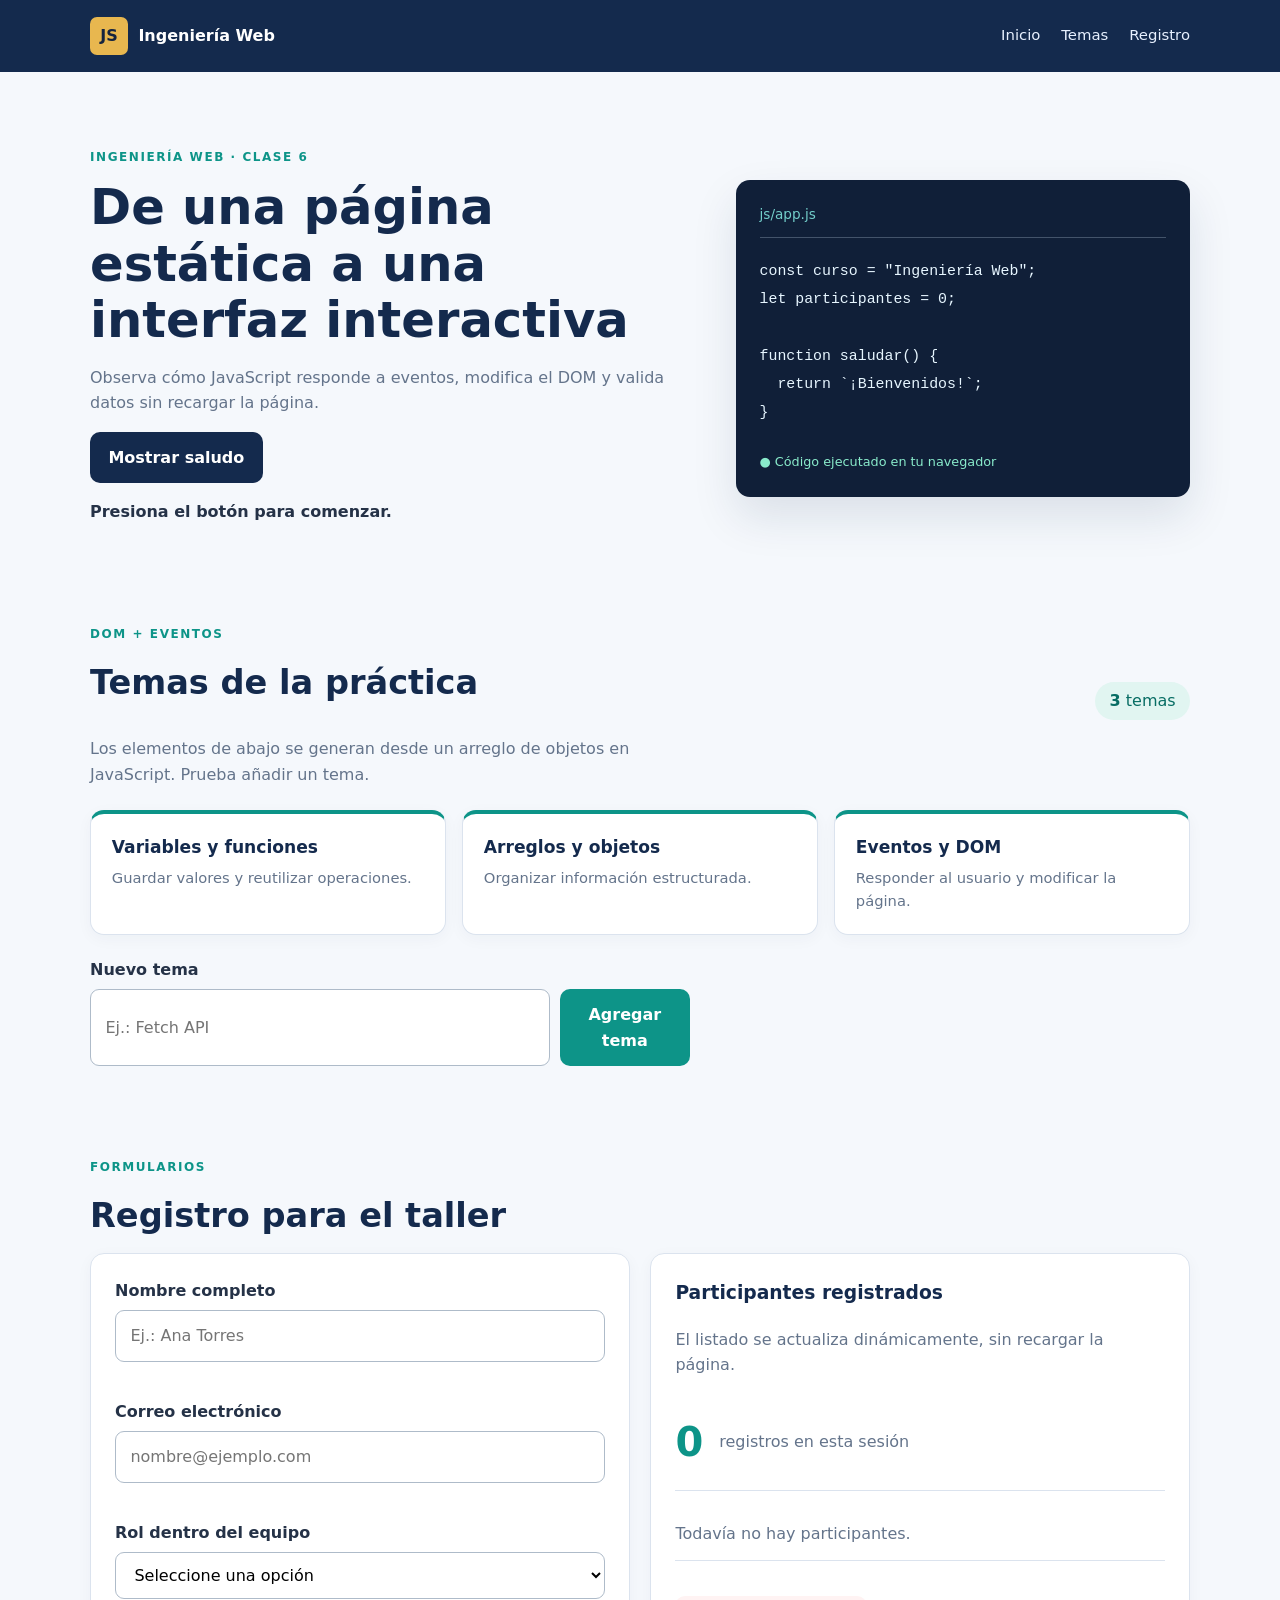
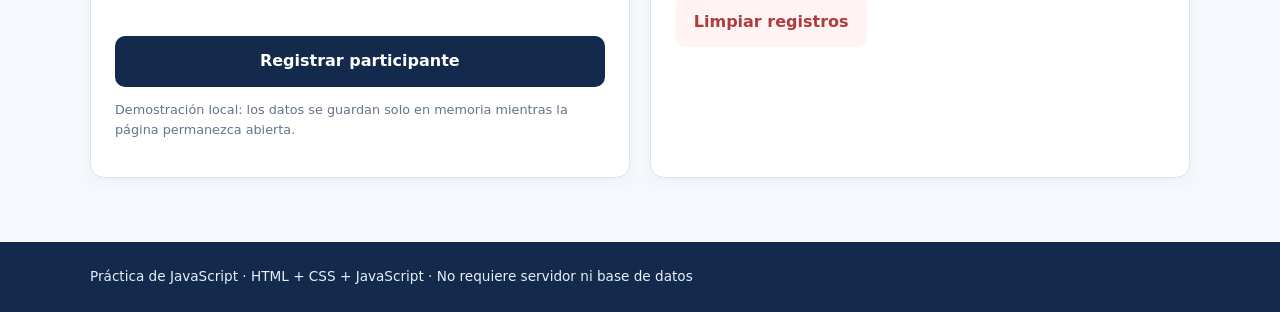
<file: S5/Practica_2/index.html>
<!DOCTYPE html>
<html lang="es">
<head>
  <meta charset="UTF-8">
  <meta name="viewport" content="width=device-width, initial-scale=1.0">
  <meta name="description" content="Practica de JavaScript">
  <title>Laboratorio JavaScript | Ingeniería Web</title>
  <link rel="stylesheet" href="css/estilos.css">
  <script src="js/app.js" defer></script>
</head>
<body>
  <header class="cabecera">
    <div class="contenedor cabecera-contenido">
      <div class="marca"><span class="marca-icono">JS</span><span>Ingeniería Web</span></div>
      <nav><a href="#bienvenida">Inicio</a><a href="#temas">Temas</a><a href="#registro">Registro</a></nav>
    </div>
  </header>
  <main class="contenedor">
    <section id="bienvenida" class="hero">
      <div>
        <p class="etiqueta">INGENIERÍA WEB · CLASE 6</p>
        <h1>De una página estática a una interfaz interactiva</h1>
        <p class="descripcion">Observa cómo JavaScript responde a eventos, modifica el DOM y valida datos sin recargar la página.</p>
        <button id="btn-saludo" class="boton boton-principal" type="button">Mostrar saludo</button>
        <p id="saludo" class="saludo">Presiona el botón para comenzar.</p></div>
      <aside class="panel-hero">
        <div class="codigo-titulo">js/app.js</div>
          <code>const curso = "Ingeniería Web";
            <br>let participantes = 0;
            <br>
            <br>
            function saludar() {
              <br>&nbsp; return `¡Bienvenidos!`;
              <br>
            }
          </code>
        <div class="punto-verde">● Código ejecutado en tu navegador</div></aside>
    </section>
    <section id="temas" class="bloque">
      <div class="encabezado">
        <div>
          <p class="etiqueta">DOM + EVENTOS</p>
          <h2>Temas de la práctica</h2>
        </div>
        <span class="contador">
          <strong id="total-temas">0</strong> temas</span>
      </div>
      <p class="descripcion">Los elementos de abajo se generan desde un arreglo de objetos en JavaScript. Prueba añadir un tema.</p>
      <div id="lista-temas" class="grid-temas" aria-live="polite">

      </div>
      <form id="form-tema" class="form-inline">
        <label for="nuevo-tema">Nuevo tema</label>
        <div class="fila">
          <input id="nuevo-tema" name="tema" type="text" maxlength="40" placeholder="Ej.: Fetch API" required>
          <button class="boton boton-secundario" type="submit">Agregar tema</button>
        </div>
        <small id="tema-mensaje" class="ayuda" aria-live="polite"></small>
      </form>
    </section>
    <section id="registro" class="bloque">
      <div class="encabezado"><div>
        <p class="etiqueta">FORMULARIOS</p>
        <h2>Registro para el taller</h2>
      </div>
    </div>
    <div class="dos-columnas">
      <form id="form-registro" class="tarjeta formulario" novalidate>
        <div class="campo">
          <label for="nombre">Nombre completo</label>
          <input id="nombre" name="nombre" type="text" autocomplete="name" placeholder="Ej.: Ana Torres" required minlength="5">
          <small id="error-nombre" class="error" aria-live="polite"></small>
        </div><div class="campo">
          <label for="correo">Correo electrónico</label>
          <input id="correo" name="correo" type="email" autocomplete="email" placeholder="nombre@ejemplo.com" required>
          <small id="error-correo" class="error" aria-live="polite"></small>
        </div>
        <div class="campo">
          <label for="rol">Rol dentro del equipo</label>
          <select id="rol" name="rol" required>
            <option value="">Seleccione una opción</option>
            <option value="Frontend">Frontend</option>
            <option value="Backend">Backend</option>
            <option value="Diseño UX">Diseño UX</option></select>
            <small id="error-rol" class="error" aria-live="polite"></small>
          </div>
          <button type="submit" class="boton boton-principal ancho-completo">Registrar participante</button>
          <p class="nota">Demostración local: los datos se guardan solo en memoria mientras la página permanezca abierta.</p>
        </form>
        <aside class="tarjeta registro-panel">
          <h3>Participantes registrados</h3>
          <p class="descripcion">El listado se actualiza dinámicamente, sin recargar la página.</p>
          <div class="total-registros"><span id="total-participantes">0</span>
            <span>registros en esta sesión</span>
          </div>
          <ul id="lista-participantes" class="lista-participantes" aria-live="polite">
            <li class="vacio">Todavía no hay participantes.</li>
          </ul>
          <button id="btn-limpiar" type="button" class="boton boton-texto">Limpiar registros</button>
        </aside>
      </div>
    </section>
  </main>
  <footer class="pie">
    <div class="contenedor">Práctica de JavaScript · HTML + CSS + JavaScript · No requiere servidor ni base de datos</div>
  </footer>
</body>
</html>
</file>
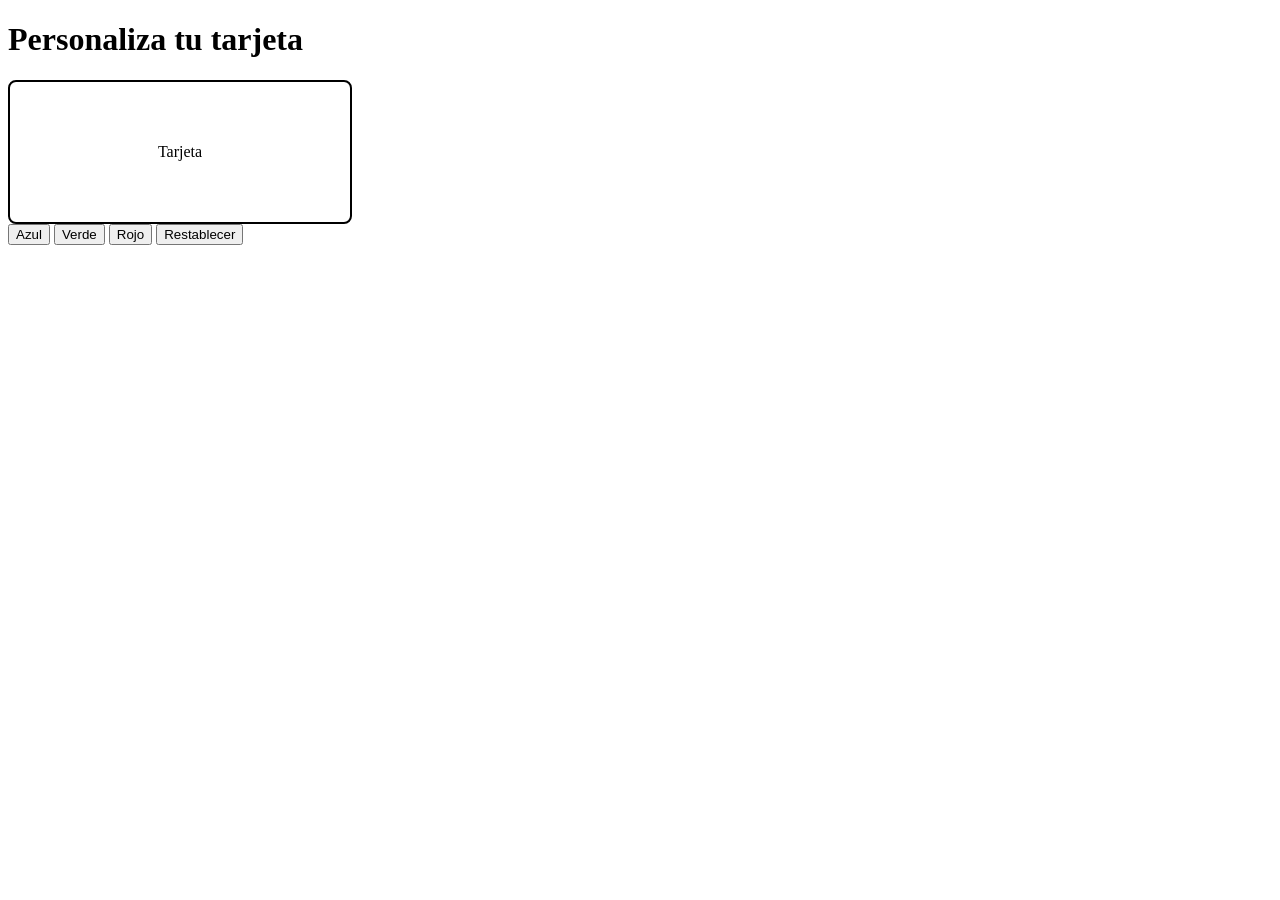
<file: S5/ejemplo.html>
<!DOCTYPE html>
<html lang="es">
<head>
    <meta charset="UTF-8">
    <meta name="viewport" content="width=device-width, initial-scale=1.0">
    <link rel="stylesheet" href="css/styles.css">
    <script src="js/app.js" defer></script>
    <title>Personaliza tu tarjeta</title>
</head>
<body>
    <h1>Personaliza tu tarjeta</h1>

    <div id="tarjeta" class="tarjeta">
        <p>Tarjeta</p>
    </div>

    <button id="btn-azul">Azul</button>
    <button id="btn-verde">Verde</button>
    <button id="btn-rojo">Rojo</button>
    <button id="btn-restablecer">Restablecer</button>
</body>
</html>
</file>
<file: S5/Practica_2/css/estilos.css>
:root { --principal:#142a4d; --acento:#0d9488; --texto:#253247; --suave:#64748b; --fondo:#f5f8fc; --blanco:#fff; --borde:#dbe3ee; --radio:14px; }
*, *::before, *::after { box-sizing:border-box; }
html { scroll-behavior:smooth; }
body { margin:0; font-family:system-ui,-apple-system,BlinkMacSystemFont,"Segoe UI",sans-serif; background:var(--fondo); color:var(--texto); line-height:1.6; }
.contenedor { width:min(1100px,92%); margin-inline:auto; }
.cabecera { background:var(--principal); color:white; }
.cabecera-contenido { display:flex; align-items:center; justify-content:space-between; gap:1rem; min-height:72px; }
.marca { display:flex; gap:.65rem; align-items:center; font-weight:800; }
.marca-icono { display:grid; place-items:center; background:#e8b74f; color:#15243f; border-radius:7px; width:38px; height:38px; }
nav { display:flex; gap:1.3rem; } nav a { text-decoration:none; color:#e8f1ff; font-size:.93rem; } nav a:hover, nav a:focus-visible { color:#80e4d6; }
.hero { display:grid; grid-template-columns:1.35fr 1fr; align-items:center; gap:2rem; padding:4rem 0 2.5rem; }
.etiqueta { color:var(--acento); font-size:.75rem; font-weight:800; letter-spacing:.13em; text-transform:uppercase; }
h1 { font-size:clamp(2rem,4vw,3.1rem); line-height:1.14; color:var(--principal); margin:.5rem 0 1rem; }
h2 { font-size:clamp(1.6rem,3vw,2.1rem); color:var(--principal); margin:.3rem 0 .65rem; }
h3 { color:var(--principal); margin-top:0; }
.descripcion { color:var(--suave); max-width:60ch; } .saludo { font-weight:600; min-height:1.6em; }
.boton { border:0; border-radius:10px; padding:.8rem 1.15rem; font:inherit; font-weight:700; cursor:pointer; transition:transform .15s,background .15s; }
.boton:hover { transform:translateY(-1px); } .boton:focus-visible, input:focus-visible, select:focus-visible { outline:3px solid #88dacf; outline-offset:2px; }
.boton-principal { background:var(--principal); color:white; } .boton-principal:hover { background:#23436b; }
.boton-secundario { background:var(--acento); color:white; } .boton-secundario:hover { background:#087a70; }
.boton-texto { color:#ad3d3d; background:#fff3f3; margin-top:1.2rem; } .ancho-completo { width:100%; }
.panel-hero { background:#101f38; color:#e7f6ff; padding:1.5rem; border-radius:var(--radio); box-shadow:0 20px 45px #142a4d1d; }
.codigo-titulo { font-size:.85rem; color:#73cfcb; padding-bottom:.7rem; border-bottom:1px solid #43536a; margin-bottom:1.2rem; }
.panel-hero code { font-size:.93rem; line-height:1.9; } .punto-verde { color:#89ebcb; font-size:.8rem; margin-top:1.6rem; }
.bloque { padding:2rem 0 3rem; } .encabezado { display:flex; align-items:end; justify-content:space-between; gap:1rem; }
.contador { background:#e1f5f1; color:#086d64; padding:.4rem .9rem; border-radius:999px; white-space:nowrap; }
.grid-temas { display:grid; grid-template-columns:repeat(3,minmax(0,1fr)); gap:1rem; margin:1.4rem 0; }
.tarjeta, .tema { background:var(--blanco); border:1px solid var(--borde); border-radius:var(--radio); box-shadow:0 4px 16px #142a4d0a; }
.tema { padding:1.3rem; border-top:4px solid var(--acento); } .tema h3 { margin:0 0 .25rem; font-size:1.07rem; } .tema p { color:var(--suave); margin:.2rem 0 0; font-size:.92rem; }
.form-inline { max-width:600px; } label { display:block; font-weight:700; margin-bottom:.4rem; }
.fila { display:flex; gap:.6rem; } input,select { width:100%; border:1px solid #aebbc9; border-radius:9px; padding:.76rem .9rem; font:inherit; background:white; }
.ayuda,.nota { color:var(--suave); font-size:.8rem; } .dos-columnas { display:grid; grid-template-columns:1fr 1fr; gap:1.3rem; }
.formulario,.registro-panel { padding:1.5rem; } .campo { margin-bottom:1.1rem; } .error { color:#b91c1c; display:block; min-height:1.2rem; font-size:.83rem; padding-top:.15rem; }
.campo input.invalido,.campo select.invalido { border-color:#b91c1c; background:#fff9f9; }
.total-registros { display:flex; align-items:center; gap:1rem; padding:1rem 0; color:var(--suave); border-bottom:1px solid var(--borde); } .total-registros span:first-child { font-size:2.5rem; font-weight:800; color:var(--acento); }
.lista-participantes { padding:0; margin:1rem 0; list-style:none; } .lista-participantes li { padding:.85rem 0; border-bottom:1px solid var(--borde); }
.lista-participantes strong { display:block; } .lista-participantes span { display:block; color:var(--suave); font-size:.86rem; overflow-wrap:anywhere; } .vacio { color:var(--suave); }
.pie { background:var(--principal); color:#e7effa; padding:1.5rem 0; font-size:.85rem; margin-top:1rem; }
@media (max-width:760px) { .hero,.dos-columnas { grid-template-columns:1fr; } .grid-temas { grid-template-columns:repeat(2,minmax(0,1fr)); } .hero { padding-top:2.5rem; } }
@media (max-width:520px) { .cabecera-contenido { align-items:flex-start; flex-direction:column; padding:1rem 0; } nav { flex-wrap:wrap; } .grid-temas { grid-template-columns:1fr; } .fila,.encabezado { align-items:stretch; flex-direction:column; } }
</file>
<file: S5/css/styles.css>
.tarjeta {
    border: 2px solid;
    padding: 20px;
    border-radius: 8px;
    width: 300px;
    height: 100px;
    display: flex;
    justify-content: center;
    align-items: center;
}
</file>
